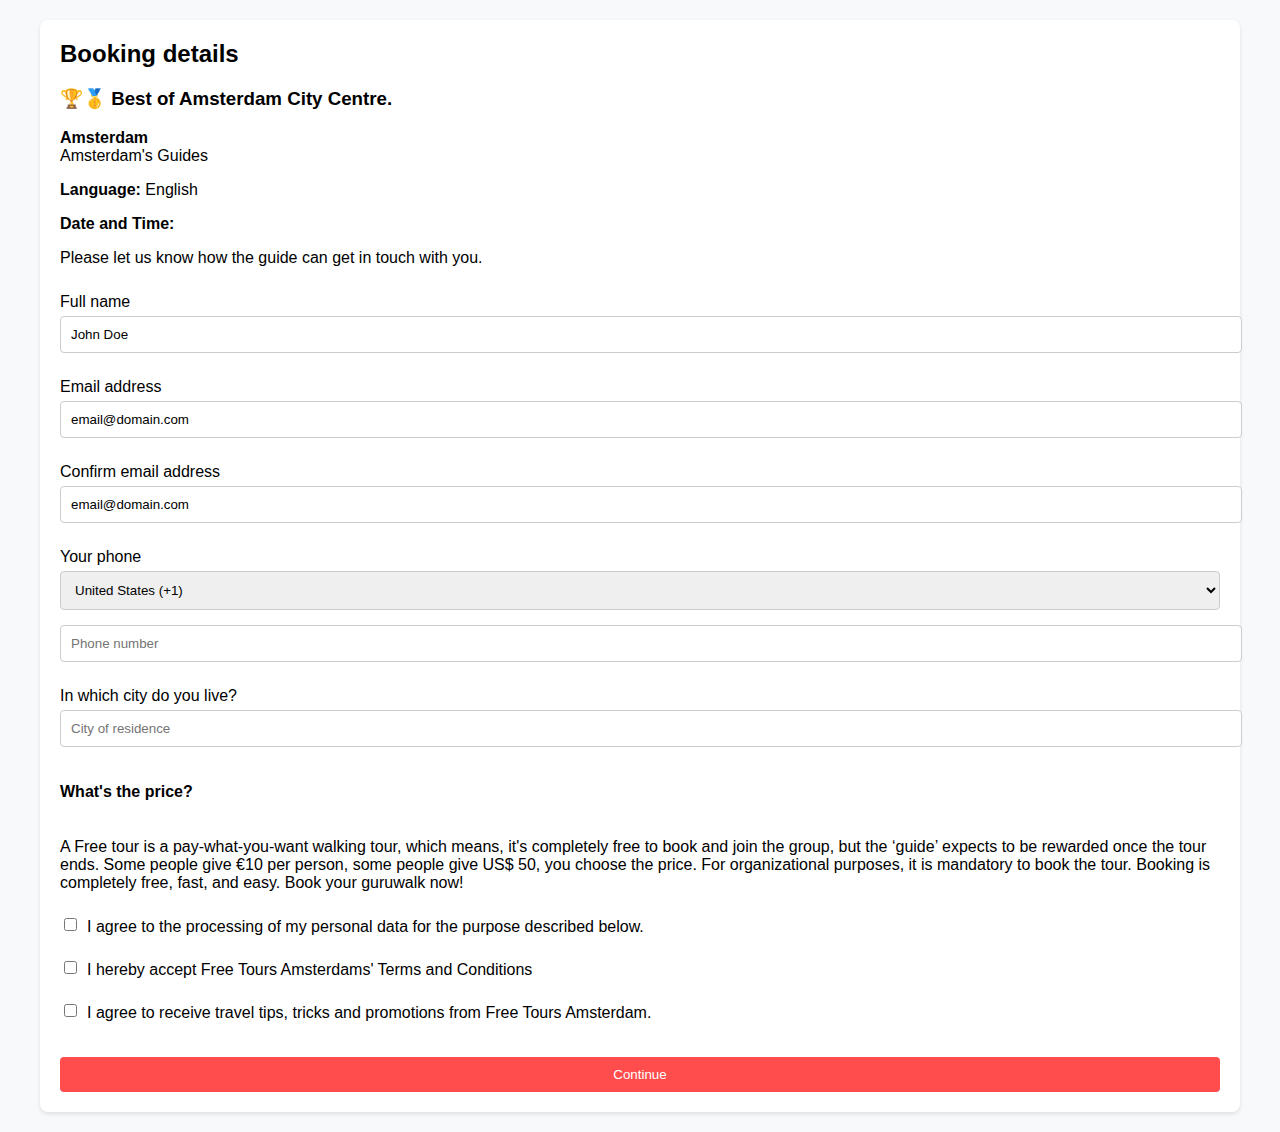
<file: bestcitycentre/book/index.html>
<!DOCTYPE html>
<html lang="en">
<head>
    <meta charset="UTF-8">
    <meta name="viewport" content="width=device-width, initial-scale=1.0">
    <title>Booking Page</title>
    <link rel="stylesheet" href="styles.css">
    <script src="booking.js"></script>
</head>
<body>
   <div class="container">
    <div class="booking-details">
        <h2>Booking details</h2>
        
         <h3>🏆🥇 Best of Amsterdam City Centre.</h3>
            <p><strong>Amsterdam</strong><br>Amsterdam's Guides</p>
            
            <p><strong>Language:</strong> English</p>
        <!-- Placeholder for tour date and time -->
        <div id="selected-datetime" class="selected-datetime">
            <p><strong>Date and Time:</strong> <span id="tour-date-time"></span></p>
        </div>

        <p>Please let us know how the guide can get in touch with you.</p>
        <form action="#" method="POST">
            <!-- Form content remains the same -->
            <label for="full-name">Full name</label>
            <input type="text" id="full-name" name="full-name" value="John Doe" required>

            <label for="email">Email address</label>
            <input type="email" id="email" name="email" value="email@domain.com" required>

            <label for="confirm-email">Confirm email address</label>
            <input type="email" id="confirm-email" name="confirm-email" value="email@domain.com" required>

            <label for="phone">Your phone</label>
            <select id="phone-country-code" name="phone-country-code">
    <option value="+1">United States (+1)</option>
    <option value="+1">Canada (+1)</option>
    <option value="+7">Russia (+7)</option>
    <option value="+20">Egypt (+20)</option>
    <option value="+27">South Africa (+27)</option>
    <option value="+30">Greece (+30)</option>
    <option value="+31">Netherlands (+31)</option>
    <option value="+32">Belgium (+32)</option>
    <option value="+33">France (+33)</option>
    <option value="+34">Spain (+34)</option>
    <option value="+36">Hungary (+36)</option>
    <option value="+39">Italy (+39)</option>
    <option value="+40">Romania (+40)</option>
    <option value="+41">Switzerland (+41)</option>
    <option value="+43">Austria (+43)</option>
    <option value="+44">United Kingdom (+44)</option>
    <option value="+45">Denmark (+45)</option>
    <option value="+46">Sweden (+46)</option>
    <option value="+47">Norway (+47)</option>
    <option value="+48">Poland (+48)</option>
    <option value="+49">Germany (+49)</option>
    <option value="+51">Peru (+51)</option>
    <option value="+52">Mexico (+52)</option>
    <option value="+53">Cuba (+53)</option>
    <option value="+54">Argentina (+54)</option>
    <option value="+55">Brazil (+55)</option>
    <option value="+56">Chile (+56)</option>
    <option value="+57">Colombia (+57)</option>
    <option value="+58">Venezuela (+58)</option>
    <option value="+60">Malaysia (+60)</option>
    <option value="+61">Australia (+61)</option>
    <option value="+62">Indonesia (+62)</option>
    <option value="+63">Philippines (+63)</option>
    <option value="+64">New Zealand (+64)</option>
    <option value="+65">Singapore (+65)</option>
    <option value="+66">Thailand (+66)</option>
    <option value="+81">Japan (+81)</option>
    <option value="+82">South Korea (+82)</option>
    <option value="+84">Vietnam (+84)</option>
    <option value="+86">China (+86)</option>
    <option value="+90">Turkey (+90)</option>
    <option value="+91">India (+91)</option>
    <option value="+92">Pakistan (+92)</option>
    <option value="+93">Afghanistan (+93)</option>
    <option value="+94">Sri Lanka (+94)</option>
    <option value="+95">Myanmar (+95)</option>
    <option value="+98">Iran (+98)</option>
    <option value="+211">South Sudan (+211)</option>
    <option value="+212">Morocco (+212)</option>
    <option value="+213">Algeria (+213)</option>
    <option value="+216">Tunisia (+216)</option>
    <option value="+218">Libya (+218)</option>
    <option value="+220">Gambia (+220)</option>
    <option value="+221">Senegal (+221)</option>
    <option value="+222">Mauritania (+222)</option>
    <option value="+223">Mali (+223)</option>
    <option value="+224">Guinea (+224)</option>
    <option value="+225">Ivory Coast (+225)</option>
    <option value="+226">Burkina Faso (+226)</option>
    <option value="+227">Niger (+227)</option>
    <option value="+228">Togo (+228)</option>
    <option value="+229">Benin (+229)</option>
    <option value="+230">Mauritius (+230)</option>
    <option value="+231">Liberia (+231)</option>
    <option value="+232">Sierra Leone (+232)</option>
    <option value="+233">Ghana (+233)</option>
    <option value="+234">Nigeria (+234)</option>
    <option value="+235">Chad (+235)</option>
    <option value="+236">Central African Republic (+236)</option>
    <option value="+237">Cameroon (+237)</option>
    <option value="+238">Cape Verde (+238)</option>
    <option value="+239">Sao Tome and Principe (+239)</option>
    <option value="+240">Equatorial Guinea (+240)</option>
    <option value="+241">Gabon (+241)</option>
    <option value="+242">Republic of the Congo (+242)</option>
    <option value="+243">Democratic Republic of the Congo (+243)</option>
    <option value="+244">Angola (+244)</option>
    <option value="+245">Guinea-Bissau (+245)</option>
    <option value="+246">British Indian Ocean Territory (+246)</option>
    <option value="+248">Seychelles (+248)</option>
    <option value="+249">Sudan (+249)</option>
    <option value="+250">Rwanda (+250)</option>
    <option value="+251">Ethiopia (+251)</option>
    <option value="+252">Somalia (+252)</option>
    <option value="+253">Djibouti (+253)</option>
    <option value="+254">Kenya (+254)</option>
    <option value="+255">Tanzania (+255)</option>
    <option value="+256">Uganda (+256)</option>
    <option value="+257">Burundi (+257)</option>
    <option value="+258">Mozambique (+258)</option>
    <option value="+260">Zambia (+260)</option>
    <option value="+261">Madagascar (+261)</option>
    <option value="+262">Réunion (+262)</option>
    <option value="+263">Zimbabwe (+263)</option>
    <option value="+264">Namibia (+264)</option>
    <option value="+265">Malawi (+265)</option>
    <option value="+266">Lesotho (+266)</option>
    <option value="+267">Botswana (+267)</option>
    <option value="+268">Eswatini (+268)</option>
    <option value="+269">Comoros (+269)</option>
    <option value="+290">Saint Helena (+290)</option>
    <option value="+291">Eritrea (+291)</option>
    <option value="+297">Aruba (+297)</option>
    <option value="+298">Faroe Islands (+298)</option>
    <option value="+299">Greenland (+299)</option>
    <option value="+350">Gibraltar (+350)</option>
    <option value="+351">Portugal (+351)</option>
    <option value="+352">Luxembourg (+352)</option>
    <option value="+353">Ireland (+353)</option>
    <option value="+354">Iceland (+354)</option>
    <option value="+355">Albania (+355)</option>
    <option value="+356">Malta (+356)</option>
    <option value="+357">Cyprus (+357)</option>
    <option value="+358">Finland (+358)</option>
    <option value="+359">Bulgaria (+359)</option>
    <option value="+370">Lithuania (+370)</option>
    <option value="+371">Latvia (+371)</option>
    <option value="+372">Estonia (+372)</option>
    <option value="+373">Moldova (+373)</option>
    <option value="+374">Armenia (+374)</option>
    <option value="+375">Belarus (+375)</option>
    <option value="+376">Andorra (+376)</option>
    <option value="+377">Monaco (+377)</option>
    <option value="+378">San Marino (+378)</option>
    <option value="+379">Vatican (+379)</option>
    <option value="+380">Ukraine (+380)</option>
    <option value="+381">Serbia (+381)</option>
    <option value="+382">Montenegro (+382)</option>
    <option value="+383">Kosovo (+383)</option>
    <option value="+385">Croatia (+385)</option>
    <option value="+386">Slovenia (+386)</option>
    <option value="+387">Bosnia and Herzegovina (+387)</option>
    <option value="+389">North Macedonia (+389)</option>
    <option value="+420">Czech Republic (+420)</option>
    <option value="+421">Slovakia (+421)</option>
    <option value="+423">Liechtenstein (+423)</option>
    <option value="+500">Falkland Islands (+500)</option>
    <option value="+501">Belize (+501)</option>
    <option value="+502">Guatemala (+502)</option>
    <option value="+503">El Salvador (+503)</option>
    <option value="+504">Honduras (+504)</option>
    <option value="+505">Nicaragua (+505)</option>
    <option value="+506">Costa Rica (+506)</option>
    <option value="+507">Panama (+507)</option>
    <option value="+508">Saint Pierre and Miquelon (+508)</option>
    <option value="+509">Haiti (+509)</option>
    <option value="+590">Saint Barthélemy (+590)</option>
    <option value="+591">Bolivia (+591)</option>
    <option value="+592">Guyana (+592)</option>
    <option value="+593">Ecuador (+593)</option>
    <option value="+594">French Guiana (+594)</option>
    <option value="+595">Paraguay (+595)</option>
    <option value="+596">Martinique (+596)</option>
    <option value="+597">Suriname (+597)</option>
    <option value="+598">Uruguay (+598)</option>
    <option value="+599">Curaçao (+599)</option>
    <option value="+670">East Timor (+670)</option>
    <option value="+672">Norfolk Island (+672)</option>
    <option value="+673">Brunei (+673)</option>
    <option value="+674">Nauru (+674)</option>
    <option value="+675">Papua New Guinea (+675)</option>
    <option value="+676">Tonga (+676)</option>
    <option value="+677">Solomon Islands (+677)</option>
    <option value="+678">Vanuatu (+678)</option>
    <option value="+679">Fiji (+679)</option>
    <option value="+680">Palau (+680)</option>
    <option value="+681">Wallis and Futuna (+681)</option>
    <option value="+682">Cook Islands (+682)</option>
    <option value="+683">Niue (+683)</option>
    <option value="+685">Samoa (+685)</option>
    <option value="+686">Kiribati (+686)</option>
    <option value="+687">New Caledonia (+687)</option>
    <option value="+688">Tuvalu (+688)</option>
    <option value="+689">French Polynesia (+689)</option>
    <option value="+690">Tokelau (+690)</option>
    <option value="+691">Micronesia (+691)</option>
    <option value="+692">Marshall Islands (+692)</option>
    <option value="+850">North Korea (+850)</option>
    <option value="+852">Hong Kong (+852)</option>
    <option value="+853">Macau (+853)</option>
    <option value="+855">Cambodia (+855)</option>
    <option value="+856">Laos (+856)</option>
    <option value="+880">Bangladesh (+880)</option>
    <option value="+886">Taiwan (+886)</option>
    <option value="+960">Maldives (+960)</option>
    <option value="+961">Lebanon (+961)</option>
    <option value="+962">Jordan (+962)</option>
    <option value="+963">Syria (+963)</option>
    <option value="+964">Iraq (+964)</option>
    <option value="+965">Kuwait (+965)</option>
    <option value="+966">Saudi Arabia (+966)</option>
    <option value="+967">Yemen (+967)</option>
    <option value="+968">Oman (+968)</option>
    <option value="+970">Palestine (+970)</option>
    <option value="+971">United Arab Emirates (+971)</option>
    <option value="+972">Israel (+972)</option>
    <option value="+973">Bahrain (+973)</option>
    <option value="+974">Qatar (+974)</option>
    <option value="+975">Bhutan (+975)</option>
    <option value="+976">Mongolia (+976)</option>
    <option value="+977">Nepal (+977)</option>
    <option value="+992">Tajikistan (+992)</option>
    <option value="+993">Turkmenistan (+993)</option>
    <option value="+994">Azerbaijan (+994)</option>
    <option value="+995">Georgia (+995)</option>
    <option value="+996">Kyrgyzstan (+996)</option>
    <option value="+998">Uzbekistan (+998)</option>
</select>

            <input type="text" id="phone-number" name="phone-number" placeholder="Phone number" required>

            <label for="city">In which city do you live?</label>
            <input type="text" id="city" name="city" placeholder="City of residence" required>
            
            <h4>What's the price?</h4>
            <p>A Free tour is a pay-what-you-want walking tour, which means, it's completely free to book and join the group, but the ‘guide’ expects to be rewarded once the tour ends. Some people give €10 per person, some people give US$ 50, you choose the price. For organizational purposes, it is mandatory to book the tour. Booking is completely free, fast, and easy. Book your guruwalk now!</p>

            <div class="checkbox-group">
                <input type="checkbox" id="data-processing" name="data-processing" required>
                <label for="data-processing">I agree to the processing of my personal data for the purpose described below.</label>
            </div>
            <div class="checkbox-group">
                <input type="checkbox" id="terms" name="terms" required>
                <label for="terms">I hereby accept Free Tours Amsterdams' Terms and Conditions</label>
            </div>
            <div class="checkbox-group">
                <input type="checkbox" id="promotions" name="promotions">
                <label for="promotions">I agree to receive travel tips, tricks and promotions from Free Tours Amsterdam.</label>
            </div>

            <!-- Hidden fields for date and time -->
            <input type="hidden" id="tour_date" name="tour_date" value="">
            <input type="hidden" id="tour_time" name="tour_time" value="">
            <button type="submit" class="continue-button">Continue</button>
            
        </form>
    </div>
        
    </div>
</body>
</html>
</file>
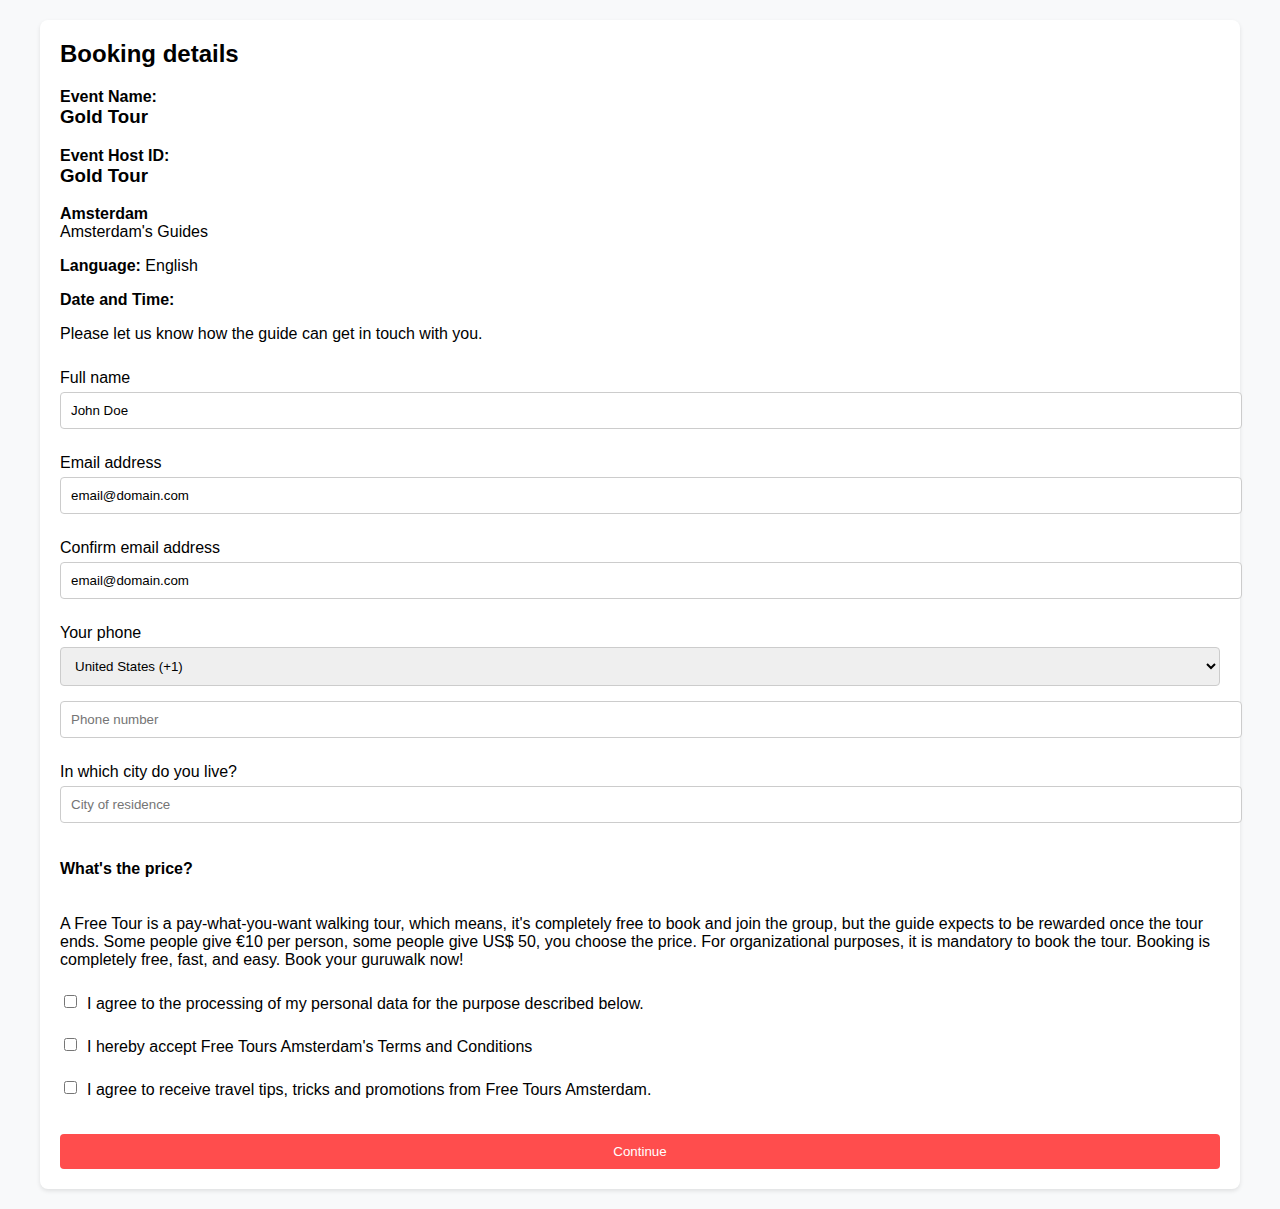
<file: goldenage/book/index.html>
<!DOCTYPE html>
<html lang="en">
<head>
    <meta charset="UTF-8">
    <meta name="viewport" content="width=device-width, initial-scale=1.0">
    <title>Booking Page</title>
    <link rel="stylesheet" href="styles.css">
    <script src="booking.js"></script>
</head>
<body>
   <div class="container">
    <div class="booking-details">
        <h2>Booking details</h2>
        
        <strong>Event Name:</strong> <h3 id="tourTitle"></h3>
         <strong>Event Host ID:</strong><h3 id="ownerID"></h3>
            <p><strong>Amsterdam</strong><br>Amsterdam's Guides</p>
            
            <p><strong>Language:</strong> English</p>
        <!-- Placeholder for tour date and time -->
        <div id="selected-datetime" class="selected-datetime">
            <p><strong>Date and Time:</strong> <span id="tour-date-time"></span></p>
        </div>

        <p>Please let us know how the guide can get in touch with you.</p>
        <form action="#" method="POST">
            <!-- Form content remains the same -->
            <label for="full-name">Full name</label>
            <input type="text" id="full-name" name="full-name" value="John Doe" required>

            <label for="email">Email address</label>
            <input type="email" id="email" name="email" value="email@domain.com" required>

            <label for="confirm-email">Confirm email address</label>
            <input type="email" id="confirm-email" name="confirm-email" value="email@domain.com" required>

            <label for="phone">Your phone</label>
            <select id="phone-country-code" name="phone-country-code">
    <option value="+1">United States (+1)</option>
    <option value="+1">Canada (+1)</option>
    <option value="+7">Russia (+7)</option>
    <option value="+20">Egypt (+20)</option>
    <option value="+27">South Africa (+27)</option>
    <option value="+30">Greece (+30)</option>
    <option value="+31">Netherlands (+31)</option>
    <option value="+32">Belgium (+32)</option>
    <option value="+33">France (+33)</option>
    <option value="+34">Spain (+34)</option>
    <option value="+36">Hungary (+36)</option>
    <option value="+39">Italy (+39)</option>
    <option value="+40">Romania (+40)</option>
    <option value="+41">Switzerland (+41)</option>
    <option value="+43">Austria (+43)</option>
    <option value="+44">United Kingdom (+44)</option>
    <option value="+45">Denmark (+45)</option>
    <option value="+46">Sweden (+46)</option>
    <option value="+47">Norway (+47)</option>
    <option value="+48">Poland (+48)</option>
    <option value="+49">Germany (+49)</option>
    <option value="+51">Peru (+51)</option>
    <option value="+52">Mexico (+52)</option>
    <option value="+53">Cuba (+53)</option>
    <option value="+54">Argentina (+54)</option>
    <option value="+55">Brazil (+55)</option>
    <option value="+56">Chile (+56)</option>
    <option value="+57">Colombia (+57)</option>
    <option value="+58">Venezuela (+58)</option>
    <option value="+60">Malaysia (+60)</option>
    <option value="+61">Australia (+61)</option>
    <option value="+62">Indonesia (+62)</option>
    <option value="+63">Philippines (+63)</option>
    <option value="+64">New Zealand (+64)</option>
    <option value="+65">Singapore (+65)</option>
    <option value="+66">Thailand (+66)</option>
    <option value="+81">Japan (+81)</option>
    <option value="+82">South Korea (+82)</option>
    <option value="+84">Vietnam (+84)</option>
    <option value="+86">China (+86)</option>
    <option value="+90">Turkey (+90)</option>
    <option value="+91">India (+91)</option>
    <option value="+92">Pakistan (+92)</option>
    <option value="+93">Afghanistan (+93)</option>
    <option value="+94">Sri Lanka (+94)</option>
    <option value="+95">Myanmar (+95)</option>
    <option value="+98">Iran (+98)</option>
    <option value="+211">South Sudan (+211)</option>
    <option value="+212">Morocco (+212)</option>
    <option value="+213">Algeria (+213)</option>
    <option value="+216">Tunisia (+216)</option>
    <option value="+218">Libya (+218)</option>
    <option value="+220">Gambia (+220)</option>
    <option value="+221">Senegal (+221)</option>
    <option value="+222">Mauritania (+222)</option>
    <option value="+223">Mali (+223)</option>
    <option value="+224">Guinea (+224)</option>
    <option value="+225">Ivory Coast (+225)</option>
    <option value="+226">Burkina Faso (+226)</option>
    <option value="+227">Niger (+227)</option>
    <option value="+228">Togo (+228)</option>
    <option value="+229">Benin (+229)</option>
    <option value="+230">Mauritius (+230)</option>
    <option value="+231">Liberia (+231)</option>
    <option value="+232">Sierra Leone (+232)</option>
    <option value="+233">Ghana (+233)</option>
    <option value="+234">Nigeria (+234)</option>
    <option value="+235">Chad (+235)</option>
    <option value="+236">Central African Republic (+236)</option>
    <option value="+237">Cameroon (+237)</option>
    <option value="+238">Cape Verde (+238)</option>
    <option value="+239">Sao Tome and Principe (+239)</option>
    <option value="+240">Equatorial Guinea (+240)</option>
    <option value="+241">Gabon (+241)</option>
    <option value="+242">Republic of the Congo (+242)</option>
    <option value="+243">Democratic Republic of the Congo (+243)</option>
    <option value="+244">Angola (+244)</option>
    <option value="+245">Guinea-Bissau (+245)</option>
    <option value="+246">British Indian Ocean Territory (+246)</option>
    <option value="+248">Seychelles (+248)</option>
    <option value="+249">Sudan (+249)</option>
    <option value="+250">Rwanda (+250)</option>
    <option value="+251">Ethiopia (+251)</option>
    <option value="+252">Somalia (+252)</option>
    <option value="+253">Djibouti (+253)</option>
    <option value="+254">Kenya (+254)</option>
    <option value="+255">Tanzania (+255)</option>
    <option value="+256">Uganda (+256)</option>
    <option value="+257">Burundi (+257)</option>
    <option value="+258">Mozambique (+258)</option>
    <option value="+260">Zambia (+260)</option>
    <option value="+261">Madagascar (+261)</option>
    <option value="+262">Réunion (+262)</option>
    <option value="+263">Zimbabwe (+263)</option>
    <option value="+264">Namibia (+264)</option>
    <option value="+265">Malawi (+265)</option>
    <option value="+266">Lesotho (+266)</option>
    <option value="+267">Botswana (+267)</option>
    <option value="+268">Eswatini (+268)</option>
    <option value="+269">Comoros (+269)</option>
    <option value="+290">Saint Helena (+290)</option>
    <option value="+291">Eritrea (+291)</option>
    <option value="+297">Aruba (+297)</option>
    <option value="+298">Faroe Islands (+298)</option>
    <option value="+299">Greenland (+299)</option>
    <option value="+350">Gibraltar (+350)</option>
    <option value="+351">Portugal (+351)</option>
    <option value="+352">Luxembourg (+352)</option>
    <option value="+353">Ireland (+353)</option>
    <option value="+354">Iceland (+354)</option>
    <option value="+355">Albania (+355)</option>
    <option value="+356">Malta (+356)</option>
    <option value="+357">Cyprus (+357)</option>
    <option value="+358">Finland (+358)</option>
    <option value="+359">Bulgaria (+359)</option>
    <option value="+370">Lithuania (+370)</option>
    <option value="+371">Latvia (+371)</option>
    <option value="+372">Estonia (+372)</option>
    <option value="+373">Moldova (+373)</option>
    <option value="+374">Armenia (+374)</option>
    <option value="+375">Belarus (+375)</option>
    <option value="+376">Andorra (+376)</option>
    <option value="+377">Monaco (+377)</option>
    <option value="+378">San Marino (+378)</option>
    <option value="+379">Vatican (+379)</option>
    <option value="+380">Ukraine (+380)</option>
    <option value="+381">Serbia (+381)</option>
    <option value="+382">Montenegro (+382)</option>
    <option value="+383">Kosovo (+383)</option>
    <option value="+385">Croatia (+385)</option>
    <option value="+386">Slovenia (+386)</option>
    <option value="+387">Bosnia and Herzegovina (+387)</option>
    <option value="+389">North Macedonia (+389)</option>
    <option value="+420">Czech Republic (+420)</option>
    <option value="+421">Slovakia (+421)</option>
    <option value="+423">Liechtenstein (+423)</option>
    <option value="+500">Falkland Islands (+500)</option>
    <option value="+501">Belize (+501)</option>
    <option value="+502">Guatemala (+502)</option>
    <option value="+503">El Salvador (+503)</option>
    <option value="+504">Honduras (+504)</option>
    <option value="+505">Nicaragua (+505)</option>
    <option value="+506">Costa Rica (+506)</option>
    <option value="+507">Panama (+507)</option>
    <option value="+508">Saint Pierre and Miquelon (+508)</option>
    <option value="+509">Haiti (+509)</option>
    <option value="+590">Saint Barthélemy (+590)</option>
    <option value="+591">Bolivia (+591)</option>
    <option value="+592">Guyana (+592)</option>
    <option value="+593">Ecuador (+593)</option>
    <option value="+594">French Guiana (+594)</option>
    <option value="+595">Paraguay (+595)</option>
    <option value="+596">Martinique (+596)</option>
    <option value="+597">Suriname (+597)</option>
    <option value="+598">Uruguay (+598)</option>
    <option value="+599">Curaçao (+599)</option>
    <option value="+670">East Timor (+670)</option>
    <option value="+672">Norfolk Island (+672)</option>
    <option value="+673">Brunei (+673)</option>
    <option value="+674">Nauru (+674)</option>
    <option value="+675">Papua New Guinea (+675)</option>
    <option value="+676">Tonga (+676)</option>
    <option value="+677">Solomon Islands (+677)</option>
    <option value="+678">Vanuatu (+678)</option>
    <option value="+679">Fiji (+679)</option>
    <option value="+680">Palau (+680)</option>
    <option value="+681">Wallis and Futuna (+681)</option>
    <option value="+682">Cook Islands (+682)</option>
    <option value="+683">Niue (+683)</option>
    <option value="+685">Samoa (+685)</option>
    <option value="+686">Kiribati (+686)</option>
    <option value="+687">New Caledonia (+687)</option>
    <option value="+688">Tuvalu (+688)</option>
    <option value="+689">French Polynesia (+689)</option>
    <option value="+690">Tokelau (+690)</option>
    <option value="+691">Micronesia (+691)</option>
    <option value="+692">Marshall Islands (+692)</option>
    <option value="+850">North Korea (+850)</option>
    <option value="+852">Hong Kong (+852)</option>
    <option value="+853">Macau (+853)</option>
    <option value="+855">Cambodia (+855)</option>
    <option value="+856">Laos (+856)</option>
    <option value="+880">Bangladesh (+880)</option>
    <option value="+886">Taiwan (+886)</option>
    <option value="+960">Maldives (+960)</option>
    <option value="+961">Lebanon (+961)</option>
    <option value="+962">Jordan (+962)</option>
    <option value="+963">Syria (+963)</option>
    <option value="+964">Iraq (+964)</option>
    <option value="+965">Kuwait (+965)</option>
    <option value="+966">Saudi Arabia (+966)</option>
    <option value="+967">Yemen (+967)</option>
    <option value="+968">Oman (+968)</option>
    <option value="+970">Palestine (+970)</option>
    <option value="+971">United Arab Emirates (+971)</option>
    <option value="+972">Israel (+972)</option>
    <option value="+973">Bahrain (+973)</option>
    <option value="+974">Qatar (+974)</option>
    <option value="+975">Bhutan (+975)</option>
    <option value="+976">Mongolia (+976)</option>
    <option value="+977">Nepal (+977)</option>
    <option value="+992">Tajikistan (+992)</option>
    <option value="+993">Turkmenistan (+993)</option>
    <option value="+994">Azerbaijan (+994)</option>
    <option value="+995">Georgia (+995)</option>
    <option value="+996">Kyrgyzstan (+996)</option>
    <option value="+998">Uzbekistan (+998)</option>
</select>

            <input type="text" id="phone-number" name="phone-number" placeholder="Phone number" required>

            <label for="city">In which city do you live?</label>
            <input type="text" id="city" name="city" placeholder="City of residence" required>
            
            <h4>What's the price?</h4>
            <p>A Free Tour is a pay-what-you-want walking tour, which means, it's completely free to book and join the group, but the  guide expects to be rewarded once the tour ends. Some people give €10 per person, some people give US$ 50, you choose the price. For organizational purposes, it is mandatory to book the tour. Booking is completely free, fast, and easy. Book your guruwalk now!</p>

            <div class="checkbox-group">
                <input type="checkbox" id="data-processing" name="data-processing" required>
                <label for="data-processing">I agree to the processing of my personal data for the purpose described below.</label>
            </div>
            <div class="checkbox-group">
                <input type="checkbox" id="terms" name="terms" required>
                <label for="terms">I hereby accept Free Tours Amsterdam's Terms and Conditions</label>
            </div>
            <div class="checkbox-group">
                <input type="checkbox" id="promotions" name="promotions">
                <label for="promotions">I agree to receive travel tips, tricks and promotions from Free Tours Amsterdam.</label>
            </div>

            <!-- Hidden fields for date and time -->
            <input type="hidden" id="tour_date" name="tour_date" value="">
            <input type="hidden" id="tour_time" name="tour_time" value="">
            <input type="hidden" id="tour_title_input" name="tour_title" value="">
            <input type="hidden" id="user_id_input" name="user_id" value="">

            <button type="submit" class="continue-button">Continue</button>
            
        </form>
    </div>
        
    </div>
</body>
</html>
</file>
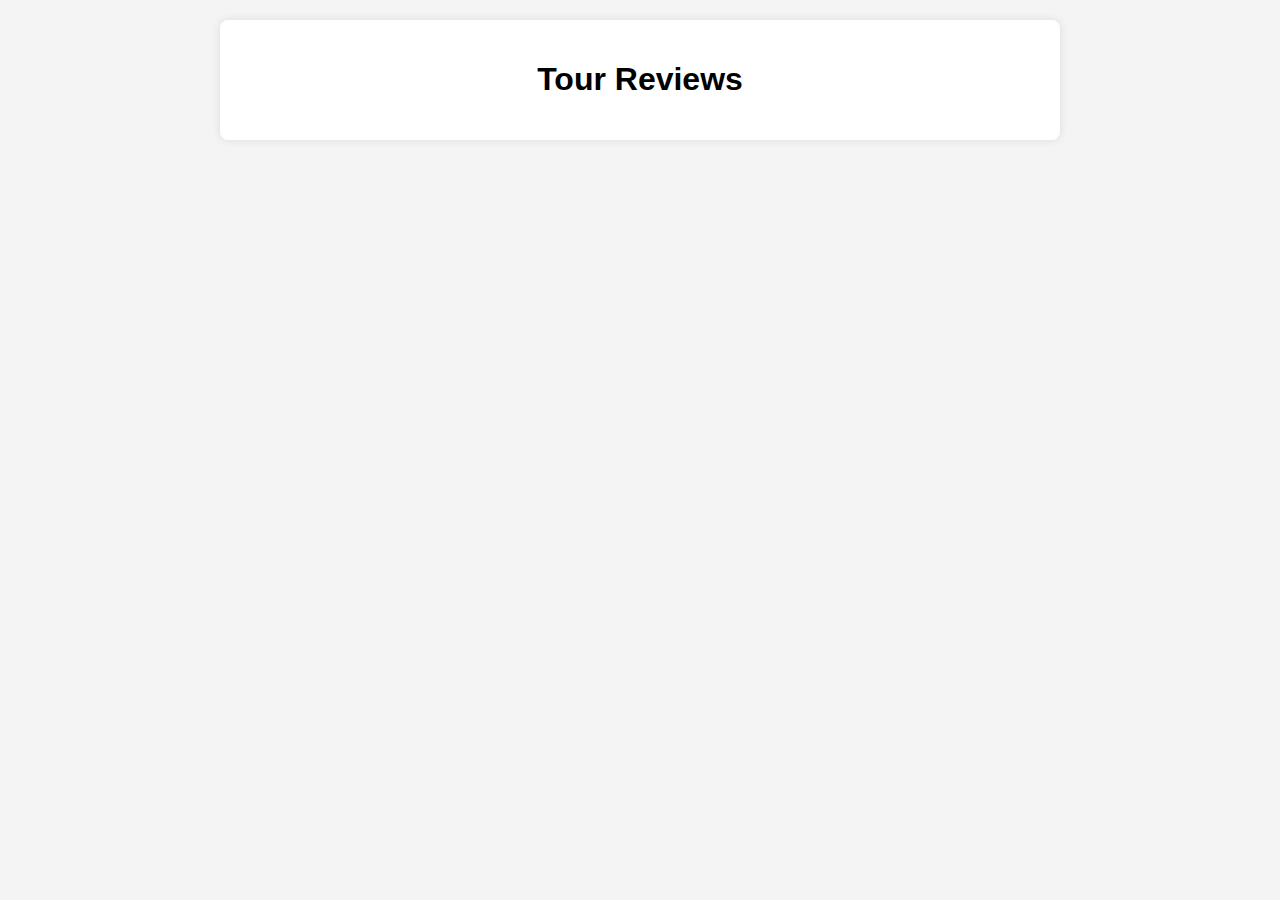
<file: goldenage/reviews/index.html>
<!DOCTYPE html>
<html lang="en">
<head>
    <meta charset="UTF-8">
    <meta name="viewport" content="width=device-width, initial-scale=1.0">
    <title>Tour Reviews</title>
    <link rel="stylesheet" href="style.css">
    <link rel="stylesheet" href="https://cdnjs.cloudflare.com/ajax/libs/font-awesome/6.0.0-beta3/css/all.min.css">

</head>
<body>
    <div class="container">
        <h1>Tour Reviews</h1>
        <div id="reviews" class="review-list"></div>
    </div>

    
     <script src="reviews.js"></script>
</body>
</html>
</file>
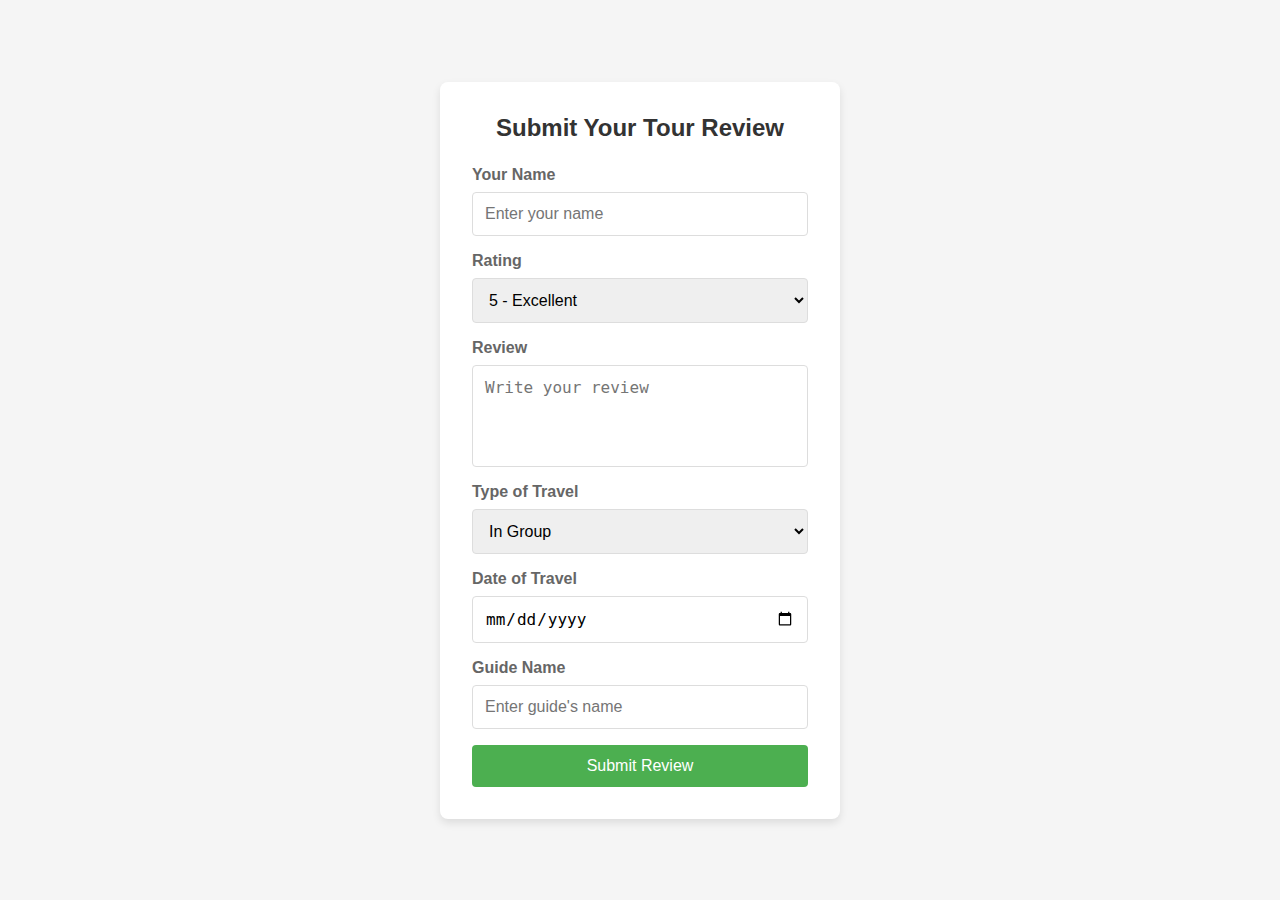
<file: goldenage/writereview/index.html>
<!DOCTYPE html>
<html lang="en">
<head>
    <meta charset="UTF-8">
    <meta name="viewport" content="width=device-width, initial-scale=1.0">
    <title>Submit a Review</title>
    <link rel="stylesheet" href="style.css">
</head>
<body>
    <div class="container">
        <h1>Submit Your Tour Review</h1>
        <form id="reviewForm" action="submitreview.php" method="POST">
            <label for="name">Your Name</label>
            <input type="text" id="name" name="name" placeholder="Enter your name" required>
            
            <label for="rating">Rating</label>
            <select id="rating" name="rating" required>
                <option value="5">5 - Excellent</option>
                <option value="4">4 - Very Good</option>
                <option value="3">3 - Good</option>
                <option value="2">2 - Fair</option>
                <option value="1">1 - Poor</option>
            </select>

            <label for="review_text">Review</label>
            <textarea id="review_text" name="review_text" rows="4" placeholder="Write your review" required></textarea>

            <label for="travel_type">Type of Travel</label>
            <select id="travel_type" name="travel_type" required>
                <option value="in group">In Group</option>
                <option value="alone">Alone</option>
                <option value="family">With Family</option>
                <option value="friends">With Friends</option>
            </select>

            <label for="travel_date">Date of Travel</label>
            <input type="date" id="travel_date" name="travel_date" required>

            <label for="guide_name">Guide Name</label>
            <input type="text" id="guide_name" name="guide_name" placeholder="Enter guide's name" required>

            <button type="submit">Submit Review</button>
        </form>
    </div>

    <script src="script.js"></script>
</body>
</html>
</file>
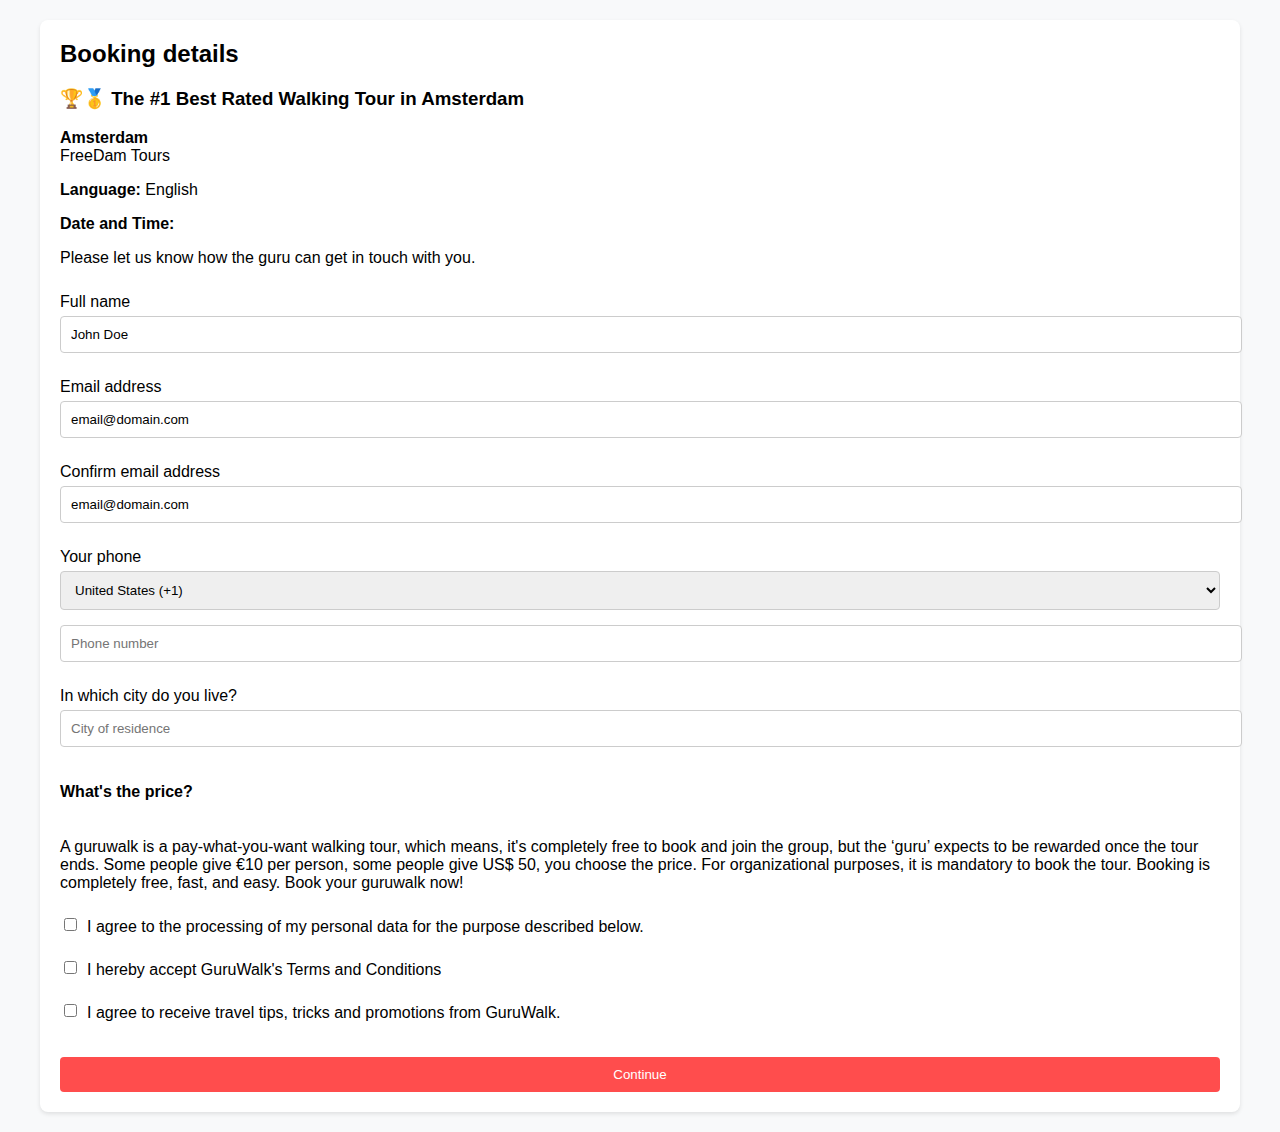
<file: redlight/book/index.html>
<!DOCTYPE html>
<html lang="en">
<head>
    <meta charset="UTF-8">
    <meta name="viewport" content="width=device-width, initial-scale=1.0">
    <title>Booking Page</title>
    <link rel="stylesheet" href="styles.css">
    <script src="booking.js"></script>
</head>
<body>
   <div class="container">
    <div class="booking-details">
        <h2>Booking details</h2>
        
         <h3>🏆🥇 The #1 Best Rated Walking Tour in Amsterdam</h3>
            <p><strong>Amsterdam</strong><br>FreeDam Tours</p>
            
            <p><strong>Language:</strong> English</p>
        <!-- Placeholder for tour date and time -->
        <div id="selected-datetime" class="selected-datetime">
            <p><strong>Date and Time:</strong> <span id="tour-date-time"></span></p>
        </div>

        <p>Please let us know how the guru can get in touch with you.</p>
        <form action="#" method="POST">
            <!-- Form content remains the same -->
            <label for="full-name">Full name</label>
            <input type="text" id="full-name" name="full-name" value="John Doe" required>

            <label for="email">Email address</label>
            <input type="email" id="email" name="email" value="email@domain.com" required>

            <label for="confirm-email">Confirm email address</label>
            <input type="email" id="confirm-email" name="confirm-email" value="email@domain.com" required>

            <label for="phone">Your phone</label>
            <select id="phone-country-code" name="phone-country-code">
    <option value="+1">United States (+1)</option>
    <option value="+1">Canada (+1)</option>
    <option value="+7">Russia (+7)</option>
    <option value="+20">Egypt (+20)</option>
    <option value="+27">South Africa (+27)</option>
    <option value="+30">Greece (+30)</option>
    <option value="+31">Netherlands (+31)</option>
    <option value="+32">Belgium (+32)</option>
    <option value="+33">France (+33)</option>
    <option value="+34">Spain (+34)</option>
    <option value="+36">Hungary (+36)</option>
    <option value="+39">Italy (+39)</option>
    <option value="+40">Romania (+40)</option>
    <option value="+41">Switzerland (+41)</option>
    <option value="+43">Austria (+43)</option>
    <option value="+44">United Kingdom (+44)</option>
    <option value="+45">Denmark (+45)</option>
    <option value="+46">Sweden (+46)</option>
    <option value="+47">Norway (+47)</option>
    <option value="+48">Poland (+48)</option>
    <option value="+49">Germany (+49)</option>
    <option value="+51">Peru (+51)</option>
    <option value="+52">Mexico (+52)</option>
    <option value="+53">Cuba (+53)</option>
    <option value="+54">Argentina (+54)</option>
    <option value="+55">Brazil (+55)</option>
    <option value="+56">Chile (+56)</option>
    <option value="+57">Colombia (+57)</option>
    <option value="+58">Venezuela (+58)</option>
    <option value="+60">Malaysia (+60)</option>
    <option value="+61">Australia (+61)</option>
    <option value="+62">Indonesia (+62)</option>
    <option value="+63">Philippines (+63)</option>
    <option value="+64">New Zealand (+64)</option>
    <option value="+65">Singapore (+65)</option>
    <option value="+66">Thailand (+66)</option>
    <option value="+81">Japan (+81)</option>
    <option value="+82">South Korea (+82)</option>
    <option value="+84">Vietnam (+84)</option>
    <option value="+86">China (+86)</option>
    <option value="+90">Turkey (+90)</option>
    <option value="+91">India (+91)</option>
    <option value="+92">Pakistan (+92)</option>
    <option value="+93">Afghanistan (+93)</option>
    <option value="+94">Sri Lanka (+94)</option>
    <option value="+95">Myanmar (+95)</option>
    <option value="+98">Iran (+98)</option>
    <option value="+211">South Sudan (+211)</option>
    <option value="+212">Morocco (+212)</option>
    <option value="+213">Algeria (+213)</option>
    <option value="+216">Tunisia (+216)</option>
    <option value="+218">Libya (+218)</option>
    <option value="+220">Gambia (+220)</option>
    <option value="+221">Senegal (+221)</option>
    <option value="+222">Mauritania (+222)</option>
    <option value="+223">Mali (+223)</option>
    <option value="+224">Guinea (+224)</option>
    <option value="+225">Ivory Coast (+225)</option>
    <option value="+226">Burkina Faso (+226)</option>
    <option value="+227">Niger (+227)</option>
    <option value="+228">Togo (+228)</option>
    <option value="+229">Benin (+229)</option>
    <option value="+230">Mauritius (+230)</option>
    <option value="+231">Liberia (+231)</option>
    <option value="+232">Sierra Leone (+232)</option>
    <option value="+233">Ghana (+233)</option>
    <option value="+234">Nigeria (+234)</option>
    <option value="+235">Chad (+235)</option>
    <option value="+236">Central African Republic (+236)</option>
    <option value="+237">Cameroon (+237)</option>
    <option value="+238">Cape Verde (+238)</option>
    <option value="+239">Sao Tome and Principe (+239)</option>
    <option value="+240">Equatorial Guinea (+240)</option>
    <option value="+241">Gabon (+241)</option>
    <option value="+242">Republic of the Congo (+242)</option>
    <option value="+243">Democratic Republic of the Congo (+243)</option>
    <option value="+244">Angola (+244)</option>
    <option value="+245">Guinea-Bissau (+245)</option>
    <option value="+246">British Indian Ocean Territory (+246)</option>
    <option value="+248">Seychelles (+248)</option>
    <option value="+249">Sudan (+249)</option>
    <option value="+250">Rwanda (+250)</option>
    <option value="+251">Ethiopia (+251)</option>
    <option value="+252">Somalia (+252)</option>
    <option value="+253">Djibouti (+253)</option>
    <option value="+254">Kenya (+254)</option>
    <option value="+255">Tanzania (+255)</option>
    <option value="+256">Uganda (+256)</option>
    <option value="+257">Burundi (+257)</option>
    <option value="+258">Mozambique (+258)</option>
    <option value="+260">Zambia (+260)</option>
    <option value="+261">Madagascar (+261)</option>
    <option value="+262">Réunion (+262)</option>
    <option value="+263">Zimbabwe (+263)</option>
    <option value="+264">Namibia (+264)</option>
    <option value="+265">Malawi (+265)</option>
    <option value="+266">Lesotho (+266)</option>
    <option value="+267">Botswana (+267)</option>
    <option value="+268">Eswatini (+268)</option>
    <option value="+269">Comoros (+269)</option>
    <option value="+290">Saint Helena (+290)</option>
    <option value="+291">Eritrea (+291)</option>
    <option value="+297">Aruba (+297)</option>
    <option value="+298">Faroe Islands (+298)</option>
    <option value="+299">Greenland (+299)</option>
    <option value="+350">Gibraltar (+350)</option>
    <option value="+351">Portugal (+351)</option>
    <option value="+352">Luxembourg (+352)</option>
    <option value="+353">Ireland (+353)</option>
    <option value="+354">Iceland (+354)</option>
    <option value="+355">Albania (+355)</option>
    <option value="+356">Malta (+356)</option>
    <option value="+357">Cyprus (+357)</option>
    <option value="+358">Finland (+358)</option>
    <option value="+359">Bulgaria (+359)</option>
    <option value="+370">Lithuania (+370)</option>
    <option value="+371">Latvia (+371)</option>
    <option value="+372">Estonia (+372)</option>
    <option value="+373">Moldova (+373)</option>
    <option value="+374">Armenia (+374)</option>
    <option value="+375">Belarus (+375)</option>
    <option value="+376">Andorra (+376)</option>
    <option value="+377">Monaco (+377)</option>
    <option value="+378">San Marino (+378)</option>
    <option value="+379">Vatican (+379)</option>
    <option value="+380">Ukraine (+380)</option>
    <option value="+381">Serbia (+381)</option>
    <option value="+382">Montenegro (+382)</option>
    <option value="+383">Kosovo (+383)</option>
    <option value="+385">Croatia (+385)</option>
    <option value="+386">Slovenia (+386)</option>
    <option value="+387">Bosnia and Herzegovina (+387)</option>
    <option value="+389">North Macedonia (+389)</option>
    <option value="+420">Czech Republic (+420)</option>
    <option value="+421">Slovakia (+421)</option>
    <option value="+423">Liechtenstein (+423)</option>
    <option value="+500">Falkland Islands (+500)</option>
    <option value="+501">Belize (+501)</option>
    <option value="+502">Guatemala (+502)</option>
    <option value="+503">El Salvador (+503)</option>
    <option value="+504">Honduras (+504)</option>
    <option value="+505">Nicaragua (+505)</option>
    <option value="+506">Costa Rica (+506)</option>
    <option value="+507">Panama (+507)</option>
    <option value="+508">Saint Pierre and Miquelon (+508)</option>
    <option value="+509">Haiti (+509)</option>
    <option value="+590">Saint Barthélemy (+590)</option>
    <option value="+591">Bolivia (+591)</option>
    <option value="+592">Guyana (+592)</option>
    <option value="+593">Ecuador (+593)</option>
    <option value="+594">French Guiana (+594)</option>
    <option value="+595">Paraguay (+595)</option>
    <option value="+596">Martinique (+596)</option>
    <option value="+597">Suriname (+597)</option>
    <option value="+598">Uruguay (+598)</option>
    <option value="+599">Curaçao (+599)</option>
    <option value="+670">East Timor (+670)</option>
    <option value="+672">Norfolk Island (+672)</option>
    <option value="+673">Brunei (+673)</option>
    <option value="+674">Nauru (+674)</option>
    <option value="+675">Papua New Guinea (+675)</option>
    <option value="+676">Tonga (+676)</option>
    <option value="+677">Solomon Islands (+677)</option>
    <option value="+678">Vanuatu (+678)</option>
    <option value="+679">Fiji (+679)</option>
    <option value="+680">Palau (+680)</option>
    <option value="+681">Wallis and Futuna (+681)</option>
    <option value="+682">Cook Islands (+682)</option>
    <option value="+683">Niue (+683)</option>
    <option value="+685">Samoa (+685)</option>
    <option value="+686">Kiribati (+686)</option>
    <option value="+687">New Caledonia (+687)</option>
    <option value="+688">Tuvalu (+688)</option>
    <option value="+689">French Polynesia (+689)</option>
    <option value="+690">Tokelau (+690)</option>
    <option value="+691">Micronesia (+691)</option>
    <option value="+692">Marshall Islands (+692)</option>
    <option value="+850">North Korea (+850)</option>
    <option value="+852">Hong Kong (+852)</option>
    <option value="+853">Macau (+853)</option>
    <option value="+855">Cambodia (+855)</option>
    <option value="+856">Laos (+856)</option>
    <option value="+880">Bangladesh (+880)</option>
    <option value="+886">Taiwan (+886)</option>
    <option value="+960">Maldives (+960)</option>
    <option value="+961">Lebanon (+961)</option>
    <option value="+962">Jordan (+962)</option>
    <option value="+963">Syria (+963)</option>
    <option value="+964">Iraq (+964)</option>
    <option value="+965">Kuwait (+965)</option>
    <option value="+966">Saudi Arabia (+966)</option>
    <option value="+967">Yemen (+967)</option>
    <option value="+968">Oman (+968)</option>
    <option value="+970">Palestine (+970)</option>
    <option value="+971">United Arab Emirates (+971)</option>
    <option value="+972">Israel (+972)</option>
    <option value="+973">Bahrain (+973)</option>
    <option value="+974">Qatar (+974)</option>
    <option value="+975">Bhutan (+975)</option>
    <option value="+976">Mongolia (+976)</option>
    <option value="+977">Nepal (+977)</option>
    <option value="+992">Tajikistan (+992)</option>
    <option value="+993">Turkmenistan (+993)</option>
    <option value="+994">Azerbaijan (+994)</option>
    <option value="+995">Georgia (+995)</option>
    <option value="+996">Kyrgyzstan (+996)</option>
    <option value="+998">Uzbekistan (+998)</option>
</select>

            <input type="text" id="phone-number" name="phone-number" placeholder="Phone number" required>

            <label for="city">In which city do you live?</label>
            <input type="text" id="city" name="city" placeholder="City of residence" required>
            
            <h4>What's the price?</h4>
            <p>A guruwalk is a pay-what-you-want walking tour, which means, it's completely free to book and join the group, but the ‘guru’ expects to be rewarded once the tour ends. Some people give €10 per person, some people give US$ 50, you choose the price. For organizational purposes, it is mandatory to book the tour. Booking is completely free, fast, and easy. Book your guruwalk now!</p>

            <div class="checkbox-group">
                <input type="checkbox" id="data-processing" name="data-processing" required>
                <label for="data-processing">I agree to the processing of my personal data for the purpose described below.</label>
            </div>
            <div class="checkbox-group">
                <input type="checkbox" id="terms" name="terms" required>
                <label for="terms">I hereby accept GuruWalk's Terms and Conditions</label>
            </div>
            <div class="checkbox-group">
                <input type="checkbox" id="promotions" name="promotions">
                <label for="promotions">I agree to receive travel tips, tricks and promotions from GuruWalk.</label>
            </div>

            <!-- Hidden fields for date and time -->
            <input type="hidden" id="tour_date" name="tour_date" value="">
            <input type="hidden" id="tour_time" name="tour_time" value="">
            <button type="submit" class="continue-button">Continue</button>
            
        </form>
    </div>
        
    </div>
</body>
</html>
</file>
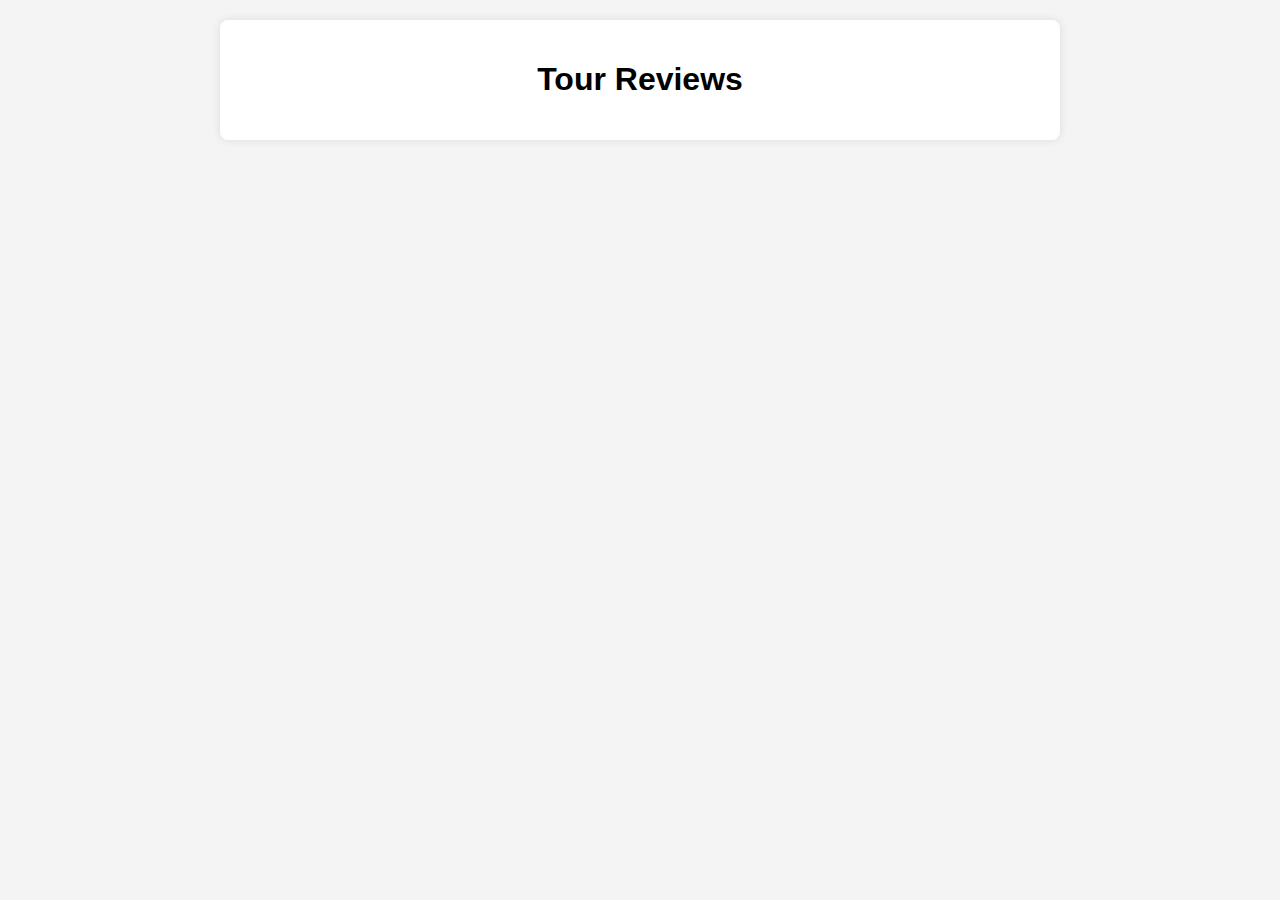
<file: redlight/reviews/index.html>
<!DOCTYPE html>
<html lang="en">
<head>
    <meta charset="UTF-8">
    <meta name="viewport" content="width=device-width, initial-scale=1.0">
    <title>Tour Reviews</title>
    <link rel="stylesheet" href="style.css">
    <link rel="stylesheet" href="https://cdnjs.cloudflare.com/ajax/libs/font-awesome/6.0.0-beta3/css/all.min.css">

</head>
<body>
    <div class="container">
        <h1>Tour Reviews</h1>
        <div id="reviews" class="review-list"></div>
    </div>

    
     <script src="script.js"></script>
</body>
</html>
</file>
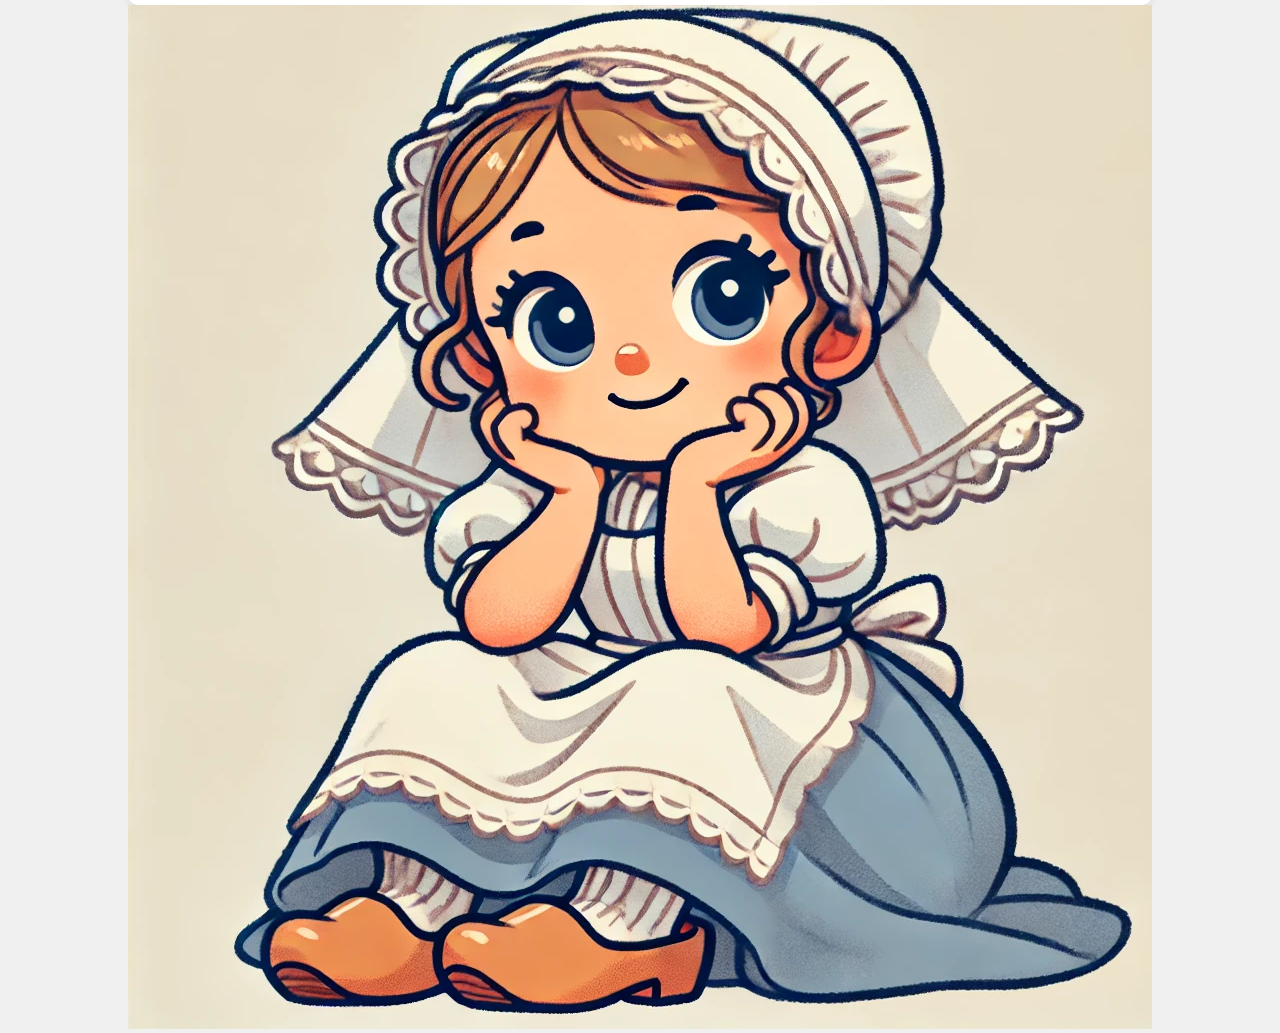
<file: goldenage/book/thanks/index.html>
<!DOCTYPE html>
<html lang="en">
<head>
    <meta charset="UTF-8">
    <meta name="viewport" content="width=device-width, initial-scale=1.0">
    <meta http-equiv="X-UA-Compatible" content="ie=edge">
    <title>Tank Booking Confirmation</title>
    <link rel="stylesheet" href="style.css">
</head>
<body>
    <div class="container">
        
        <div class="confirmation-message">
            <h1>Tanks! Your booking is Confirmed!</h1>
            <p>Thank you for booking with us. We are excited to have you on board for a thrilling tank experience!</p>
            <a href="https://amsterfam.com" class="back-button">Go Back</a>
        </div>
        <!-- Adding the meisie.jpg image -->
        <div class="image-container">
            <img src="meisie.jpg" alt="Meisie Image" class="meisie-image">
        </div>
    </div>
</body>
</html>
</file>
<file: bestcitycentre/book/styles.css>
body {
    font-family: Arial, sans-serif;
    background-color: #f8f9fa;
    margin: 0;
    padding: 20px;
}

.container {
    display: flex;
    justify-content: space-between;
    max-width: 1200px;
    margin: auto;
}

.booking-details, .tour-summary {
    background-color: #fff;
    padding: 20px;
    border-radius: 8px;
    box-shadow: 0 2px 4px rgba(0, 0, 0, 0.1);
}

.booking-details {
    width: 100%;
}

.tour-summary {
    width: 35%;
}

h2, h3 {
    margin-top: 0;
}

form {
    display: flex;
    flex-direction: column;
}

label {
    margin: 10px 0 5px;
}

input[type="text"], input[type="email"], select {
    padding: 10px;
    margin-bottom: 15px;
    border: 1px solid #ccc;
    border-radius: 4px;
    width: 100%;
}

.checkbox-group {
    display: flex;
    align-items: center;
    margin-bottom: 10px;
}

.checkbox-group input {
    margin-right: 10px;
}

.continue-button, .contact-button {
    background-color: #ff4d4d;
    color: #fff;
    padding: 10px 15px;
    border: none;
    border-radius: 4px;
    cursor: pointer;
    margin-top: 20px;
}

.contact-button {
    width: 100%;
    text-align: center;
}

.continue-button:hover, .contact-button:hover {
    background-color: #e60000;
}
</file>
<file: goldenage/book/styles.css>
body {
    font-family: Arial, sans-serif;
    background-color: #f8f9fa;
    margin: 0;
    padding: 20px;
}

.container {
    display: flex;
    justify-content: space-between;
    max-width: 1200px;
    margin: auto;
}

.booking-details, .tour-summary {
    background-color: #fff;
    padding: 20px;
    border-radius: 8px;
    box-shadow: 0 2px 4px rgba(0, 0, 0, 0.1);
}

.booking-details {
    width: 100%;
}

.tour-summary {
    width: 35%;
}

h2, h3 {
    margin-top: 0;
}

form {
    display: flex;
    flex-direction: column;
}

label {
    margin: 10px 0 5px;
}

input[type="text"], input[type="email"], select {
    padding: 10px;
    margin-bottom: 15px;
    border: 1px solid #ccc;
    border-radius: 4px;
    width: 100%;
}

.checkbox-group {
    display: flex;
    align-items: center;
    margin-bottom: 10px;
}

.checkbox-group input {
    margin-right: 10px;
}

.continue-button, .contact-button {
    background-color: #ff4d4d;
    color: #fff;
    padding: 10px 15px;
    border: none;
    border-radius: 4px;
    cursor: pointer;
    margin-top: 20px;
}

.contact-button {
    width: 100%;
    text-align: center;
}

.continue-button:hover, .contact-button:hover {
    background-color: #e60000;
}
</file>
<file: goldenage/reviews/style.css>
body {
    font-family: Arial, sans-serif;
    background-color: #f4f4f4;
    margin: 0;
    padding: 20px;
}

.container {
    max-width: 800px;
    margin: auto;
    background: white;
    padding: 20px;
    border-radius: 8px;
    box-shadow: 0 0 10px rgba(0, 0, 0, 0.1);
    
}

h1 {
    text-align: center;
}

.review-list{
    margin-top: 20px;
}

.review {
    margin-bottom: 20px;
    padding: 10px;
    background-color: #f9f9f9;
    border-radius: 5px;
    box-shadow: 0 2px 4px rgba(0, 0, 0, 0.1);
}

.review h2 {
    font-size: 1em;
    color: #333;
    display: block;
    margin-bottom: 5px;
}

.review p {
    margin: 10px 0;
}

small {
    color: #666;
}

.star {
    color: lightgray; /* Default star color */
    font-size: 1.5em; /* Adjust size as needed */
}

.star.filled {
    color: gold; /* Color for filled stars */
}
</file>
<file: goldenage/writereview/style.css>
* {
    margin: 0;
    padding: 0;
    box-sizing: border-box;
}

body {
    font-family: 'Arial', sans-serif;
    background: #f5f5f5;
    display: flex;
    justify-content: center;
    align-items: center;
    height: 100vh;
}

.container {
    background: white;
    padding: 2rem;
    border-radius: 8px;
    box-shadow: 0 4px 8px rgba(0, 0, 0, 0.1);
    max-width: 400px;
    width: 100%;
}

h1 {
    font-size: 24px;
    margin-bottom: 1.5rem;
    color: #333;
    text-align: center;
}

form {
    display: flex;
    flex-direction: column;
}

label {
    margin-bottom: 0.5rem;
    color: #666;
    font-weight: bold;
}

input, textarea, select {
    margin-bottom: 1rem;
    padding: 0.75rem;
    border: 1px solid #ddd;
    border-radius: 4px;
    font-size: 16px;
    width: 100%;
}

textarea {
    resize: none;
}

button {
    padding: 0.75rem;
    background-color: #4CAF50;
    color: white;
    border: none;
    border-radius: 4px;
    font-size: 16px;
    cursor: pointer;
    transition: background-color 0.3s ease;
}

button:hover {
    background-color: #45a049;
}

@media (max-width: 768px) {
    .container {
        padding: 1rem;
    }
}
</file>
<file: redlight/book/styles.css>
body {
    font-family: Arial, sans-serif;
    background-color: #f8f9fa;
    margin: 0;
    padding: 20px;
}

.container {
    display: flex;
    justify-content: space-between;
    max-width: 1200px;
    margin: auto;
}

.booking-details, .tour-summary {
    background-color: #fff;
    padding: 20px;
    border-radius: 8px;
    box-shadow: 0 2px 4px rgba(0, 0, 0, 0.1);
}

.booking-details {
    width: 100%;
}

.tour-summary {
    width: 35%;
}

h2, h3 {
    margin-top: 0;
}

form {
    display: flex;
    flex-direction: column;
}

label {
    margin: 10px 0 5px;
}

input[type="text"], input[type="email"], select {
    padding: 10px;
    margin-bottom: 15px;
    border: 1px solid #ccc;
    border-radius: 4px;
    width: 100%;
}

.checkbox-group {
    display: flex;
    align-items: center;
    margin-bottom: 10px;
}

.checkbox-group input {
    margin-right: 10px;
}

.continue-button, .contact-button {
    background-color: #ff4d4d;
    color: #fff;
    padding: 10px 15px;
    border: none;
    border-radius: 4px;
    cursor: pointer;
    margin-top: 20px;
}

.contact-button {
    width: 100%;
    text-align: center;
}

.continue-button:hover, .contact-button:hover {
    background-color: #e60000;
}
</file>
<file: redlight/reviews/style.css>
body {
    font-family: Arial, sans-serif;
    background-color: #f4f4f4;
    margin: 0;
    padding: 20px;
}

.container {
    max-width: 800px;
    margin: auto;
    background: white;
    padding: 20px;
    border-radius: 8px;
    box-shadow: 0 0 10px rgba(0, 0, 0, 0.1);
    
}

h1 {
    text-align: center;
}

.review-list{
    margin-top: 20px;
}

.review {
    margin-bottom: 20px;
    padding: 10px;
    background-color: #f9f9f9;
    border-radius: 5px;
    box-shadow: 0 2px 4px rgba(0, 0, 0, 0.1);
}

.review h2 {
    font-size: 1em;
    color: #333;
    display: block;
    margin-bottom: 5px;
}

.review p {
    margin: 10px 0;
}

small {
    color: #666;
}

.star {
    color: lightgray; /* Default star color */
    font-size: 1.5em; /* Adjust size as needed */
}

.star.filled {
    color: gold; /* Color for filled stars */
}
</file>
<file: goldenage/book/thanks/style.css>
/* Basic reset */
* {
    margin: 0;
    padding: 0;
    box-sizing: border-box;
}

body {
    font-family: Arial, sans-serif;
    background-color: #f0f0f0;
    display: flex;
    justify-content: center;
    align-items: center;
    height: 100vh;
    color: #333;
}

.container {
    text-align: center;
}

.tank {
    width: 300px;
    height: 150px;
    position: relative;
    margin-bottom: 20px;
}

.tank-body {
    width: 300px;
    height: 100px;
    background-color: #4a4a4a;
    border-radius: 15px;
}

.tank-turret {
    width: 60px;
    height: 30px;
    background-color: #4a4a4a;
    position: absolute;
    top: 20px;
    left: 120px;
    border-radius: 5px;
}

.tank-tracks {
    width: 320px;
    height: 20px;
    background-color: #3d3d3d;
    position: absolute;
    top: 100px;
    left: -10px;
    border-radius: 10px;
}

.confirmation-message {
    background-color: #fff;
    padding: 20px;
    border-radius: 10px;
    box-shadow: 0 2px 10px rgba(0, 0, 0, 0.1);
}

.confirmation-message h1 {
    color: #2c8f2c;
    font-size: 24px;
    margin-bottom: 10px;
}

.confirmation-message p {
    margin-bottom: 20px;
    font-size: 18px;
}

.back-button {
    background-color: #2c8f2c;
    color: white;
    padding: 10px 20px;
    text-decoration: none;
    border-radius: 5px;
    transition: background-color 0.3s;
}

.back-button:hover {
    background-color: #246e24;
}
</file>
